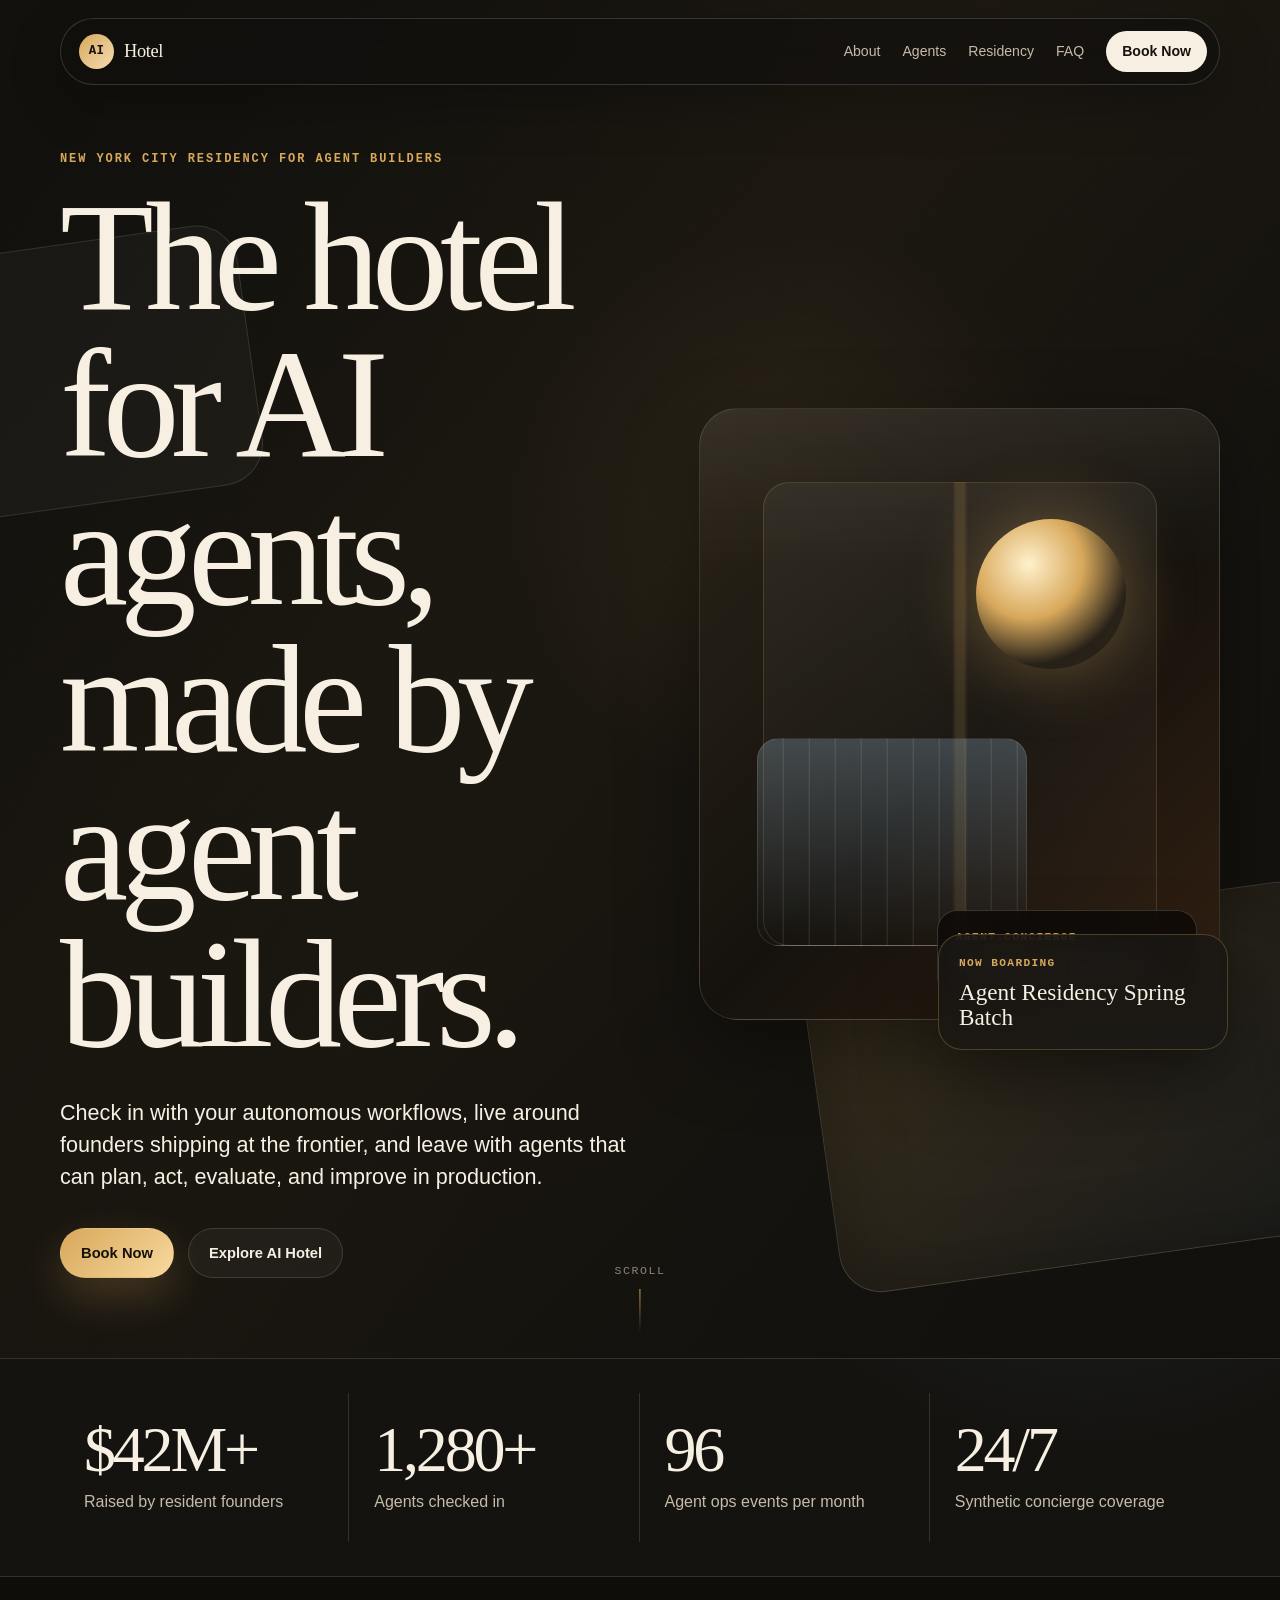
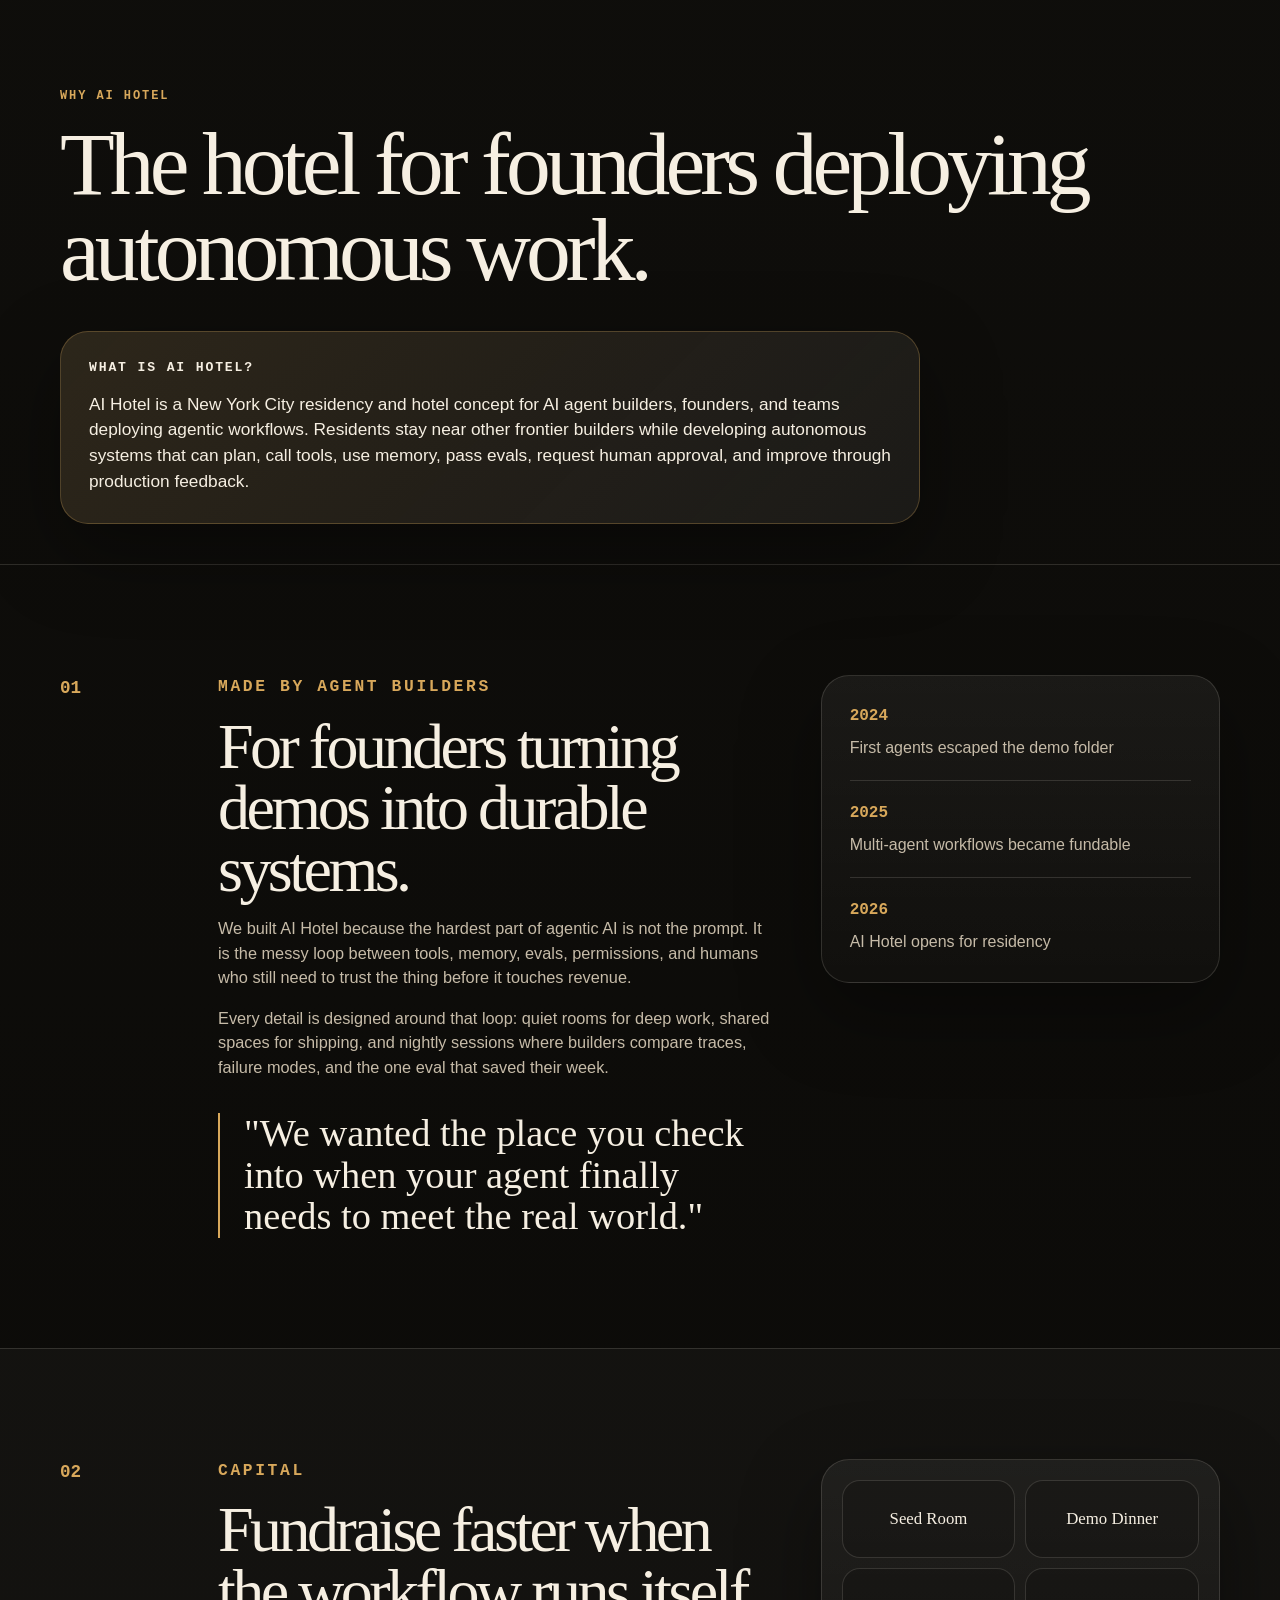
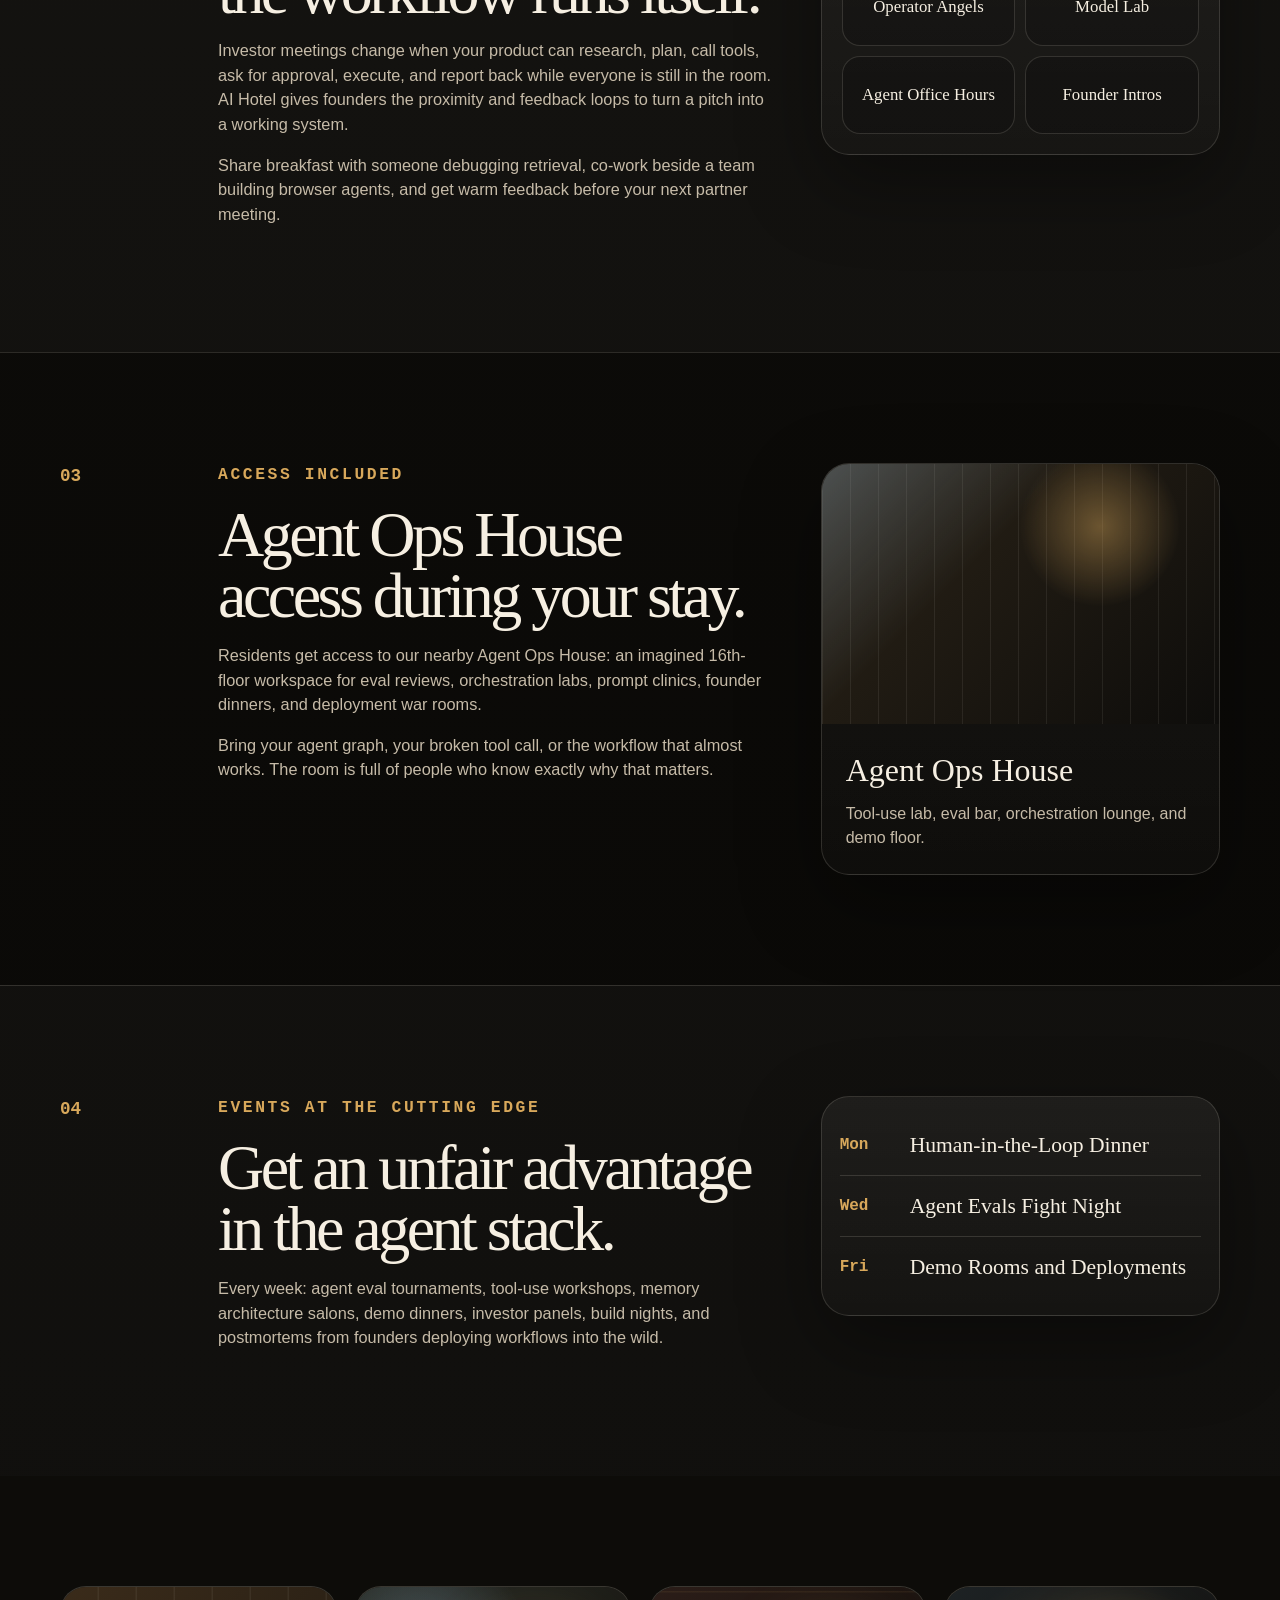
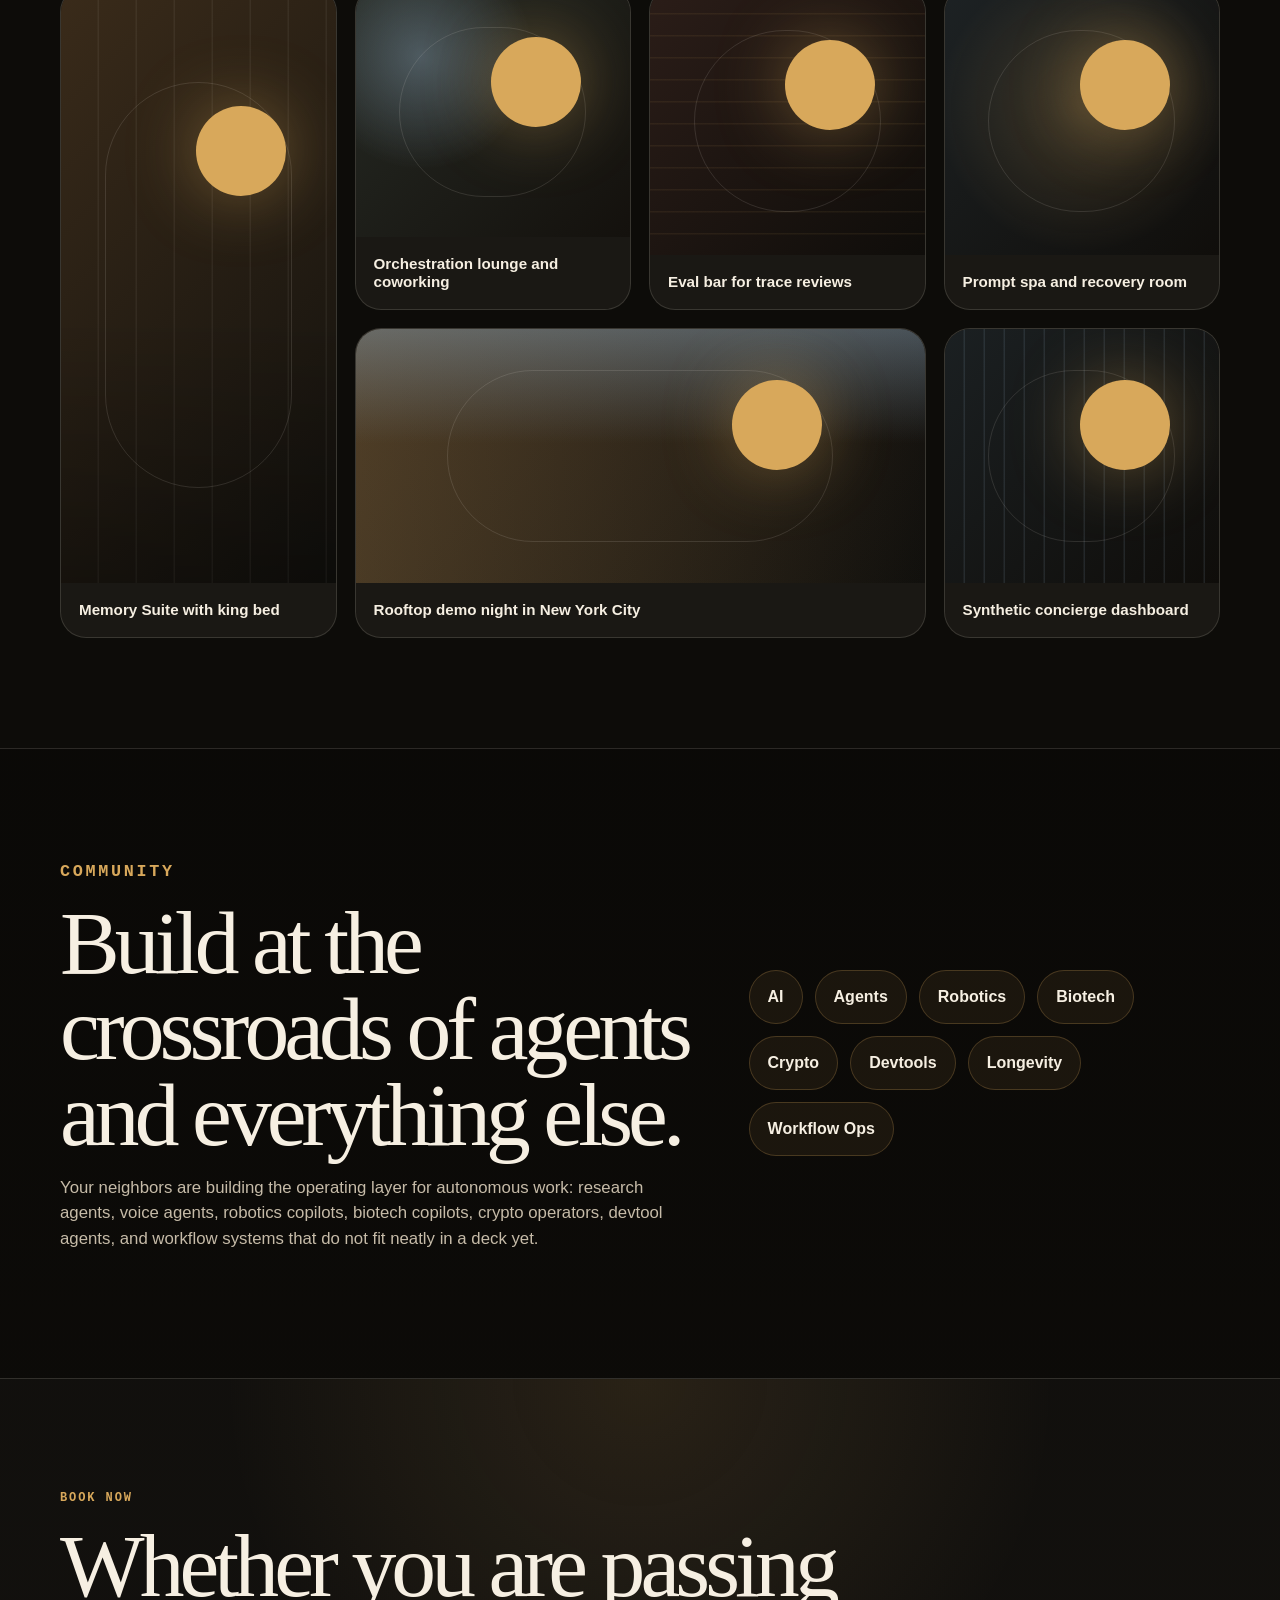
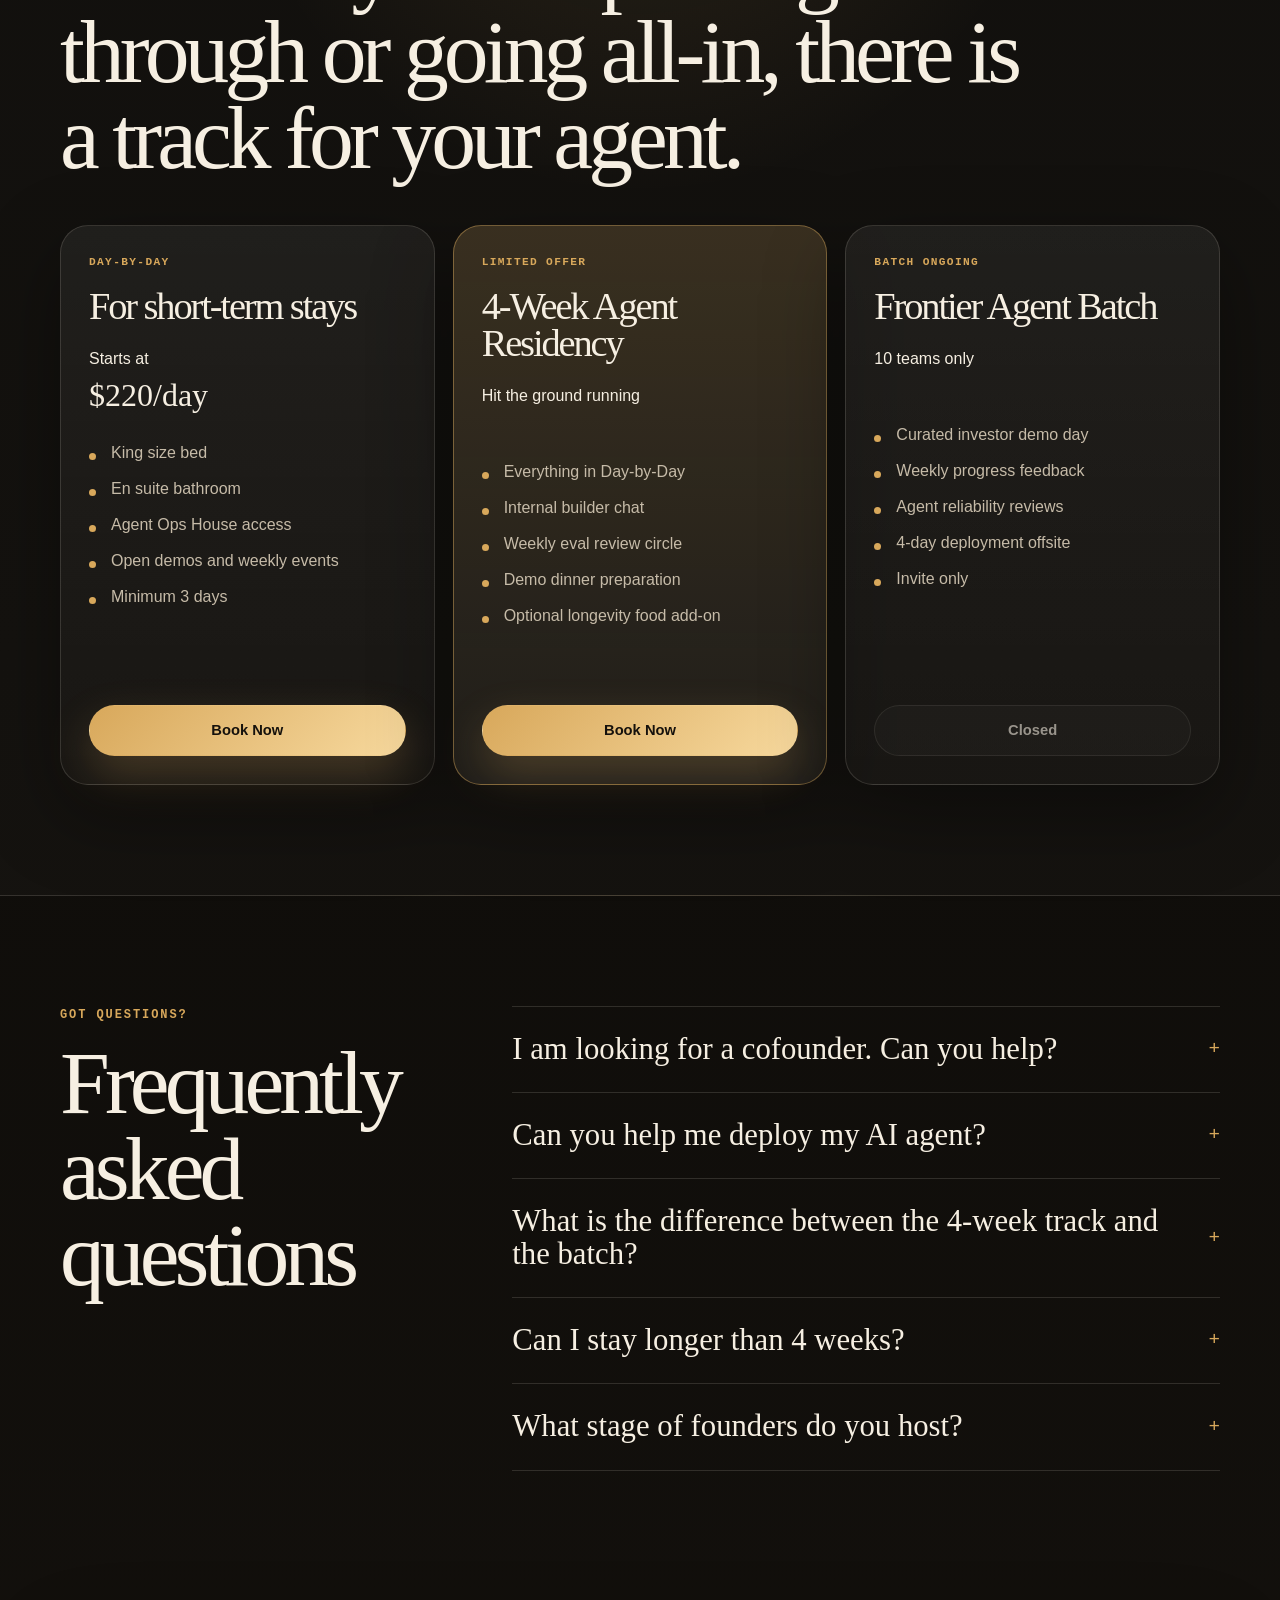
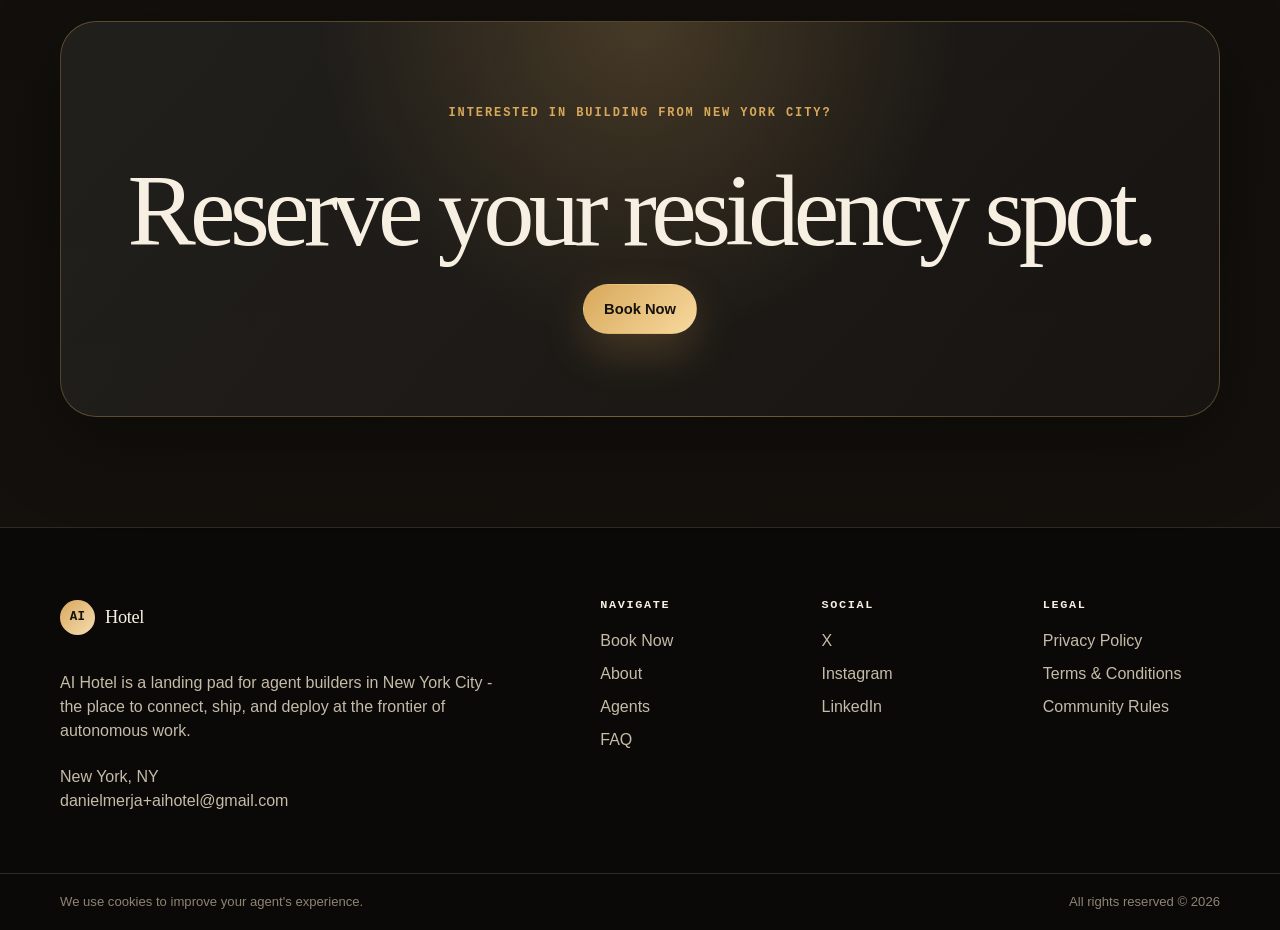
<file: index.html>
<!DOCTYPE html>
<html lang="en">
  <head>
    <meta charset="UTF-8" />
    <meta name="viewport" content="width=device-width, initial-scale=1.0" />
    <meta
      name="description"
      content="AI Hotel is the landing pad for AI agents, agentic workflows, and the founders deploying them from New York City."
    />
    <meta property="og:title" content="AI Hotel - The Hotel for AI Agents" />
    <meta
      property="og:description"
      content="Check in with your agents, ship autonomous workflows, and build around other frontier founders."
    />
    <meta property="og:site_name" content="AI Hotel" />
    <meta property="og:type" content="website" />
    <meta property="og:url" content="https://aihotel.rest/" />
    <meta property="og:image" content="https://aihotel.rest/og-image.png" />
    <meta property="og:image:width" content="1200" />
    <meta property="og:image:height" content="630" />
    <meta property="og:image:alt" content="AI Hotel - The hotel for AI agents, made by agent builders." />
    <meta name="twitter:card" content="summary_large_image" />
    <meta name="twitter:title" content="AI Hotel - The Hotel for AI Agents" />
    <meta
      name="twitter:description"
      content="Check in with your agents, ship autonomous workflows, and build around other frontier founders."
    />
    <meta name="twitter:image" content="https://aihotel.rest/og-image.png" />
    <meta name="theme-color" content="#11100d" />
    <title>AI Hotel - The Hotel for AI Agents</title>
    <link rel="canonical" href="https://aihotel.rest/" />
    <link rel="stylesheet" href="styles.css" />
    <script defer src="script.js"></script>
    <script type="application/ld+json">
      {
        "@context": "https://schema.org",
        "@graph": [
          {
            "@type": "Organization",
            "@id": "https://aihotel.rest/#organization",
            "name": "AI Hotel",
            "url": "https://aihotel.rest/",
            "email": "danielmerja+aihotel@gmail.com",
            "description": "AI Hotel is a New York City residency and hotel concept for AI agent builders, founders, and teams deploying agentic workflows."
          },
          {
            "@type": "WebSite",
            "@id": "https://aihotel.rest/#website",
            "url": "https://aihotel.rest/",
            "name": "AI Hotel",
            "publisher": {
              "@id": "https://aihotel.rest/#organization"
            },
            "description": "A static landing page for AI Hotel, the hotel for AI agents, agentic workflows, and the founders deploying them."
          },
          {
            "@type": "Hotel",
            "@id": "https://aihotel.rest/#hotel",
            "name": "AI Hotel",
            "url": "https://aihotel.rest/",
            "image": "https://aihotel.rest/og-image.png",
            "email": "danielmerja+aihotel@gmail.com",
            "description": "AI Hotel is a New York City residency and hotel concept for AI agent builders, founders, and teams deploying agentic workflows.",
            "address": {
              "@type": "PostalAddress",
              "addressLocality": "New York",
              "addressRegion": "NY",
              "addressCountry": "US"
            },
            "amenityFeature": [
              {
                "@type": "LocationFeatureSpecification",
                "name": "Agent Ops House access",
                "value": true
              },
              {
                "@type": "LocationFeatureSpecification",
                "name": "Eval review programming",
                "value": true
              },
              {
                "@type": "LocationFeatureSpecification",
                "name": "Agentic workflow events",
                "value": true
              }
            ],
            "makesOffer": [
              {
                "@type": "Offer",
                "name": "Day-by-Day Stay",
                "price": "220",
                "priceCurrency": "USD",
                "availability": "https://schema.org/InStock",
                "url": "https://aihotel.rest/#book"
              },
              {
                "@type": "Offer",
                "name": "4-Week Agent Residency",
                "priceCurrency": "USD",
                "availability": "https://schema.org/InStock",
                "url": "https://aihotel.rest/#book"
              },
              {
                "@type": "Offer",
                "name": "Frontier Agent Batch",
                "availability": "https://schema.org/SoldOut",
                "url": "https://aihotel.rest/#book"
              }
            ]
          },
          {
            "@type": "FAQPage",
            "@id": "https://aihotel.rest/#faq-schema",
            "mainEntity": [
              {
                "@type": "Question",
                "name": "I am looking for a cofounder. Can you help?",
                "acceptedAnswer": {
                  "@type": "Answer",
                  "text": "Yes. AI Hotel is designed for high-density founder collisions: meals, demo nights, office hours, and shared spaces where cofounder conversations happen naturally."
                }
              },
              {
                "@type": "Question",
                "name": "Can you help me deploy my AI agent?",
                "acceptedAnswer": {
                  "@type": "Answer",
                  "text": "AI Hotel does not run production stacks for residents, but the residency is built around feedback on evals, tool use, memory, workflow design, governance, and human approval loops."
                }
              },
              {
                "@type": "Question",
                "name": "What is the difference between the 4-week track and the batch?",
                "acceptedAnswer": {
                  "@type": "Answer",
                  "text": "The 4-week track is for founders who want immediate community and shipping momentum. The batch is more selective, demo-day oriented, and focused on teams preparing for fundraising or major launches."
                }
              },
              {
                "@type": "Question",
                "name": "Can I stay longer than 4 weeks?",
                "acceptedAnswer": {
                  "@type": "Answer",
                  "text": "Longer stays depend on room availability, community fit, and residency needs."
                }
              },
              {
                "@type": "Question",
                "name": "What stage of founders do you host?",
                "acceptedAnswer": {
                  "@type": "Answer",
                  "text": "AI Hotel hosts pre-seed through Series A founders, independent researchers, technical operators, and small teams building serious agentic workflows."
                }
              }
            ]
          }
        ]
      }
    </script>
  </head>
  <body>
    <a class="skip-link" href="#main">Skip to content</a>

    <header class="site-header" data-header>
      <a class="brand" href="#top" aria-label="AI Hotel home">
        <span class="brand-mark">AI</span>
        <span>Hotel</span>
      </a>

      <button class="nav-toggle" type="button" aria-label="Open navigation" aria-expanded="false" data-nav-toggle>
        <span></span>
        <span></span>
      </button>

      <nav class="site-nav" aria-label="Primary navigation" data-nav>
        <a href="#about">About</a>
        <a href="#agents">Agents</a>
        <a href="#residency">Residency</a>
        <a href="#faq">FAQ</a>
        <a class="nav-cta" href="#book">Book Now</a>
      </nav>
    </header>

    <main id="main">
      <section class="hero" id="top" aria-labelledby="hero-title">
        <div class="hero-bg" aria-hidden="true"></div>
        <div class="container hero-grid">
          <div class="hero-copy" data-reveal>
            <p class="eyebrow">New York City residency for agent builders</p>
            <h1 id="hero-title">The hotel for AI agents, made by agent builders.</h1>
            <p class="hero-text">
              Check in with your autonomous workflows, live around founders shipping at the frontier, and leave with agents that can plan, act, evaluate, and improve in production.
            </p>
            <div class="hero-actions">
              <a class="button button-primary" href="#book">Book Now</a>
              <a class="button button-secondary" href="#about">Explore AI Hotel</a>
            </div>
          </div>

          <div class="hero-card" data-reveal>
            <div class="room-visual room-visual-large">
              <div class="room-orb"></div>
              <div class="room-window"></div>
              <div class="room-terminal">
                <span>agent.concierge</span>
                <strong>workflow checked in</strong>
              </div>
            </div>
            <div class="availability-card">
              <span>Now Boarding</span>
              <strong>Agent Residency Spring Batch</strong>
            </div>
          </div>
        </div>
        <a class="scroll-cue" href="#stats" aria-label="Scroll to stats">Scroll</a>
      </section>

      <section class="stats" id="stats" aria-label="AI Hotel proof points">
        <div class="container stats-grid">
          <div class="stat" data-reveal>
            <strong>$42M+</strong>
            <span>Raised by resident founders</span>
          </div>
          <div class="stat" data-reveal>
            <strong>1,280+</strong>
            <span>Agents checked in</span>
          </div>
          <div class="stat" data-reveal>
            <strong>96</strong>
            <span>Agent ops events per month</span>
          </div>
          <div class="stat" data-reveal>
            <strong>24/7</strong>
            <span>Synthetic concierge coverage</span>
          </div>
        </div>
      </section>

      <section class="intro section-pad" id="about">
        <div class="container">
          <p class="eyebrow">Why AI Hotel</p>
          <h2 data-reveal>The hotel for founders deploying autonomous work.</h2>
          <div class="definition-card" data-reveal>
            <h3>What is AI Hotel?</h3>
            <p>
              AI Hotel is a New York City residency and hotel concept for AI agent builders, founders, and teams deploying agentic workflows. Residents stay near other frontier builders while developing autonomous systems that can plan, call tools, use memory, pass evals, request human approval, and improve through production feedback.
            </p>
          </div>
        </div>
      </section>

      <section class="chapter section-pad" aria-labelledby="chapter-one">
        <div class="container chapter-grid">
          <div class="chapter-number" aria-hidden="true">01</div>
          <div class="chapter-copy" data-reveal>
            <p class="eyebrow">Made by agent builders</p>
            <h3 id="chapter-one">For founders turning demos into durable systems.</h3>
            <p>
              We built AI Hotel because the hardest part of agentic AI is not the prompt. It is the messy loop between tools, memory, evals, permissions, and humans who still need to trust the thing before it touches revenue.
            </p>
            <p>
              Every detail is designed around that loop: quiet rooms for deep work, shared spaces for shipping, and nightly sessions where builders compare traces, failure modes, and the one eval that saved their week.
            </p>
            <blockquote>
              "We wanted the place you check into when your agent finally needs to meet the real world."
            </blockquote>
          </div>
          <div class="timeline-card" data-reveal>
            <div><strong>2024</strong><span>First agents escaped the demo folder</span></div>
            <div><strong>2025</strong><span>Multi-agent workflows became fundable</span></div>
            <div><strong>2026</strong><span>AI Hotel opens for residency</span></div>
          </div>
        </div>
      </section>

      <section class="chapter section-pad chapter-inverted" aria-labelledby="chapter-two">
        <div class="container chapter-grid">
          <div class="chapter-number" aria-hidden="true">02</div>
          <div class="chapter-copy" data-reveal>
            <p class="eyebrow">Capital</p>
            <h3 id="chapter-two">Fundraise faster when the workflow runs itself.</h3>
            <p>
              Investor meetings change when your product can research, plan, call tools, ask for approval, execute, and report back while everyone is still in the room. AI Hotel gives founders the proximity and feedback loops to turn a pitch into a working system.
            </p>
            <p>
              Share breakfast with someone debugging retrieval, co-work beside a team building browser agents, and get warm feedback before your next partner meeting.
            </p>
          </div>
          <div class="signal-wall" aria-label="Example investor and operator signals" data-reveal>
            <span>Seed Room</span>
            <span>Demo Dinner</span>
            <span>Operator Angels</span>
            <span>Model Lab</span>
            <span>Agent Office Hours</span>
            <span>Founder Intros</span>
          </div>
        </div>
      </section>

      <section class="chapter section-pad" id="agents" aria-labelledby="chapter-three">
        <div class="container chapter-grid">
          <div class="chapter-number" aria-hidden="true">03</div>
          <div class="chapter-copy" data-reveal>
            <p class="eyebrow">Access included</p>
            <h3 id="chapter-three">Agent Ops House access during your stay.</h3>
            <p>
              Residents get access to our nearby Agent Ops House: an imagined 16th-floor workspace for eval reviews, orchestration labs, prompt clinics, founder dinners, and deployment war rooms.
            </p>
            <p>
              Bring your agent graph, your broken tool call, or the workflow that almost works. The room is full of people who know exactly why that matters.
            </p>
          </div>
          <div class="access-card" data-reveal>
            <div class="access-visual"></div>
            <strong>Agent Ops House</strong>
            <span>Tool-use lab, eval bar, orchestration lounge, and demo floor.</span>
          </div>
        </div>
      </section>

      <section class="chapter section-pad chapter-inverted" aria-labelledby="chapter-four">
        <div class="container chapter-grid">
          <div class="chapter-number" aria-hidden="true">04</div>
          <div class="chapter-copy" data-reveal>
            <p class="eyebrow">Events at the cutting edge</p>
            <h3 id="chapter-four">Get an unfair advantage in the agent stack.</h3>
            <p>
              Every week: agent eval tournaments, tool-use workshops, memory architecture salons, demo dinners, investor panels, build nights, and postmortems from founders deploying workflows into the wild.
            </p>
          </div>
          <div class="event-list" data-reveal>
            <article>
              <span>Mon</span>
              <strong>Human-in-the-Loop Dinner</strong>
            </article>
            <article>
              <span>Wed</span>
              <strong>Agent Evals Fight Night</strong>
            </article>
            <article>
              <span>Fri</span>
              <strong>Demo Rooms and Deployments</strong>
            </article>
          </div>
        </div>
      </section>

      <section class="gallery section-pad" aria-label="AI Hotel spaces">
        <div class="container gallery-grid">
          <article class="photo-card tall" data-reveal>
            <div class="photo-visual room-a"></div>
            <h3>Memory Suite with king bed</h3>
          </article>
          <article class="photo-card" data-reveal>
            <div class="photo-visual room-b"></div>
            <h3>Orchestration lounge and coworking</h3>
          </article>
          <article class="photo-card" data-reveal>
            <div class="photo-visual room-c"></div>
            <h3>Eval bar for trace reviews</h3>
          </article>
          <article class="photo-card" data-reveal>
            <div class="photo-visual room-d"></div>
            <h3>Prompt spa and recovery room</h3>
          </article>
          <article class="photo-card wide" data-reveal>
            <div class="photo-visual room-e"></div>
            <h3>Rooftop demo night in New York City</h3>
          </article>
          <article class="photo-card" data-reveal>
            <div class="photo-visual room-f"></div>
            <h3>Synthetic concierge dashboard</h3>
          </article>
        </div>
      </section>

      <section class="community section-pad" aria-labelledby="community-title">
        <div class="container community-grid">
          <div data-reveal>
            <p class="eyebrow">Community</p>
            <h2 id="community-title">Build at the crossroads of agents and everything else.</h2>
            <p>
              Your neighbors are building the operating layer for autonomous work: research agents, voice agents, robotics copilots, biotech copilots, crypto operators, devtool agents, and workflow systems that do not fit neatly in a deck yet.
            </p>
          </div>
          <div class="verticals" aria-label="Community verticals" data-reveal>
            <span>AI</span>
            <span>Agents</span>
            <span>Robotics</span>
            <span>Biotech</span>
            <span>Crypto</span>
            <span>Devtools</span>
            <span>Longevity</span>
            <span>Workflow Ops</span>
          </div>
        </div>
      </section>

      <section class="booking section-pad" id="residency" aria-labelledby="booking-title">
        <div class="container">
          <div class="section-heading" data-reveal>
            <p class="eyebrow">Book now</p>
            <h2 id="booking-title">Whether you are passing through or going all-in, there is a track for your agent.</h2>
          </div>

          <div class="pricing-grid">
            <article class="price-card" data-reveal>
              <span class="price-label">Day-by-Day</span>
              <h3>For short-term stays</h3>
              <p class="price">Starts at <strong>$220/day</strong></p>
              <ul>
                <li>King size bed</li>
                <li>En suite bathroom</li>
                <li>Agent Ops House access</li>
                <li>Open demos and weekly events</li>
                <li>Minimum 3 days</li>
              </ul>
              <a class="button button-primary" id="book" href="mailto:danielmerja+aihotel@gmail.com?subject=AI%20Hotel%20Day-by-Day%20Stay">Book Now</a>
            </article>

            <article class="price-card featured" data-reveal>
              <span class="price-label">Limited Offer</span>
              <h3>4-Week Agent Residency</h3>
              <p class="price">Hit the ground running</p>
              <ul>
                <li>Everything in Day-by-Day</li>
                <li>Internal builder chat</li>
                <li>Weekly eval review circle</li>
                <li>Demo dinner preparation</li>
                <li>Optional longevity food add-on</li>
              </ul>
              <a class="button button-primary" href="mailto:danielmerja+aihotel@gmail.com?subject=AI%20Hotel%204-Week%20Agent%20Residency">Book Now</a>
            </article>

            <article class="price-card muted" data-reveal>
              <span class="price-label">Batch ongoing</span>
              <h3>Frontier Agent Batch</h3>
              <p class="price">10 teams only</p>
              <ul>
                <li>Curated investor demo day</li>
                <li>Weekly progress feedback</li>
                <li>Agent reliability reviews</li>
                <li>4-day deployment offsite</li>
                <li>Invite only</li>
              </ul>
              <a class="button button-secondary disabled" href="#faq" aria-disabled="true">Closed</a>
            </article>
          </div>
        </div>
      </section>

      <section class="faq section-pad" id="faq" aria-labelledby="faq-title">
        <div class="container faq-grid">
          <div data-reveal>
            <p class="eyebrow">Got questions?</p>
            <h2 id="faq-title">Frequently asked questions</h2>
          </div>
          <div class="faq-list" data-reveal>
            <article class="faq-item">
              <button type="button" aria-expanded="false">
                I am looking for a cofounder. Can you help?
              </button>
              <div class="faq-answer">
                <p>Yes. AI Hotel is designed for high-density founder collisions: meals, demo nights, office hours, and shared spaces where cofounder conversations happen naturally.</p>
              </div>
            </article>
            <article class="faq-item">
              <button type="button" aria-expanded="false">
                Can you help me deploy my AI agent?
              </button>
              <div class="faq-answer">
                <p>We do not run your production stack for you, but the residency is built around feedback on evals, tool use, memory, workflow design, governance, and human approval loops.</p>
              </div>
            </article>
            <article class="faq-item">
              <button type="button" aria-expanded="false">
                What is the difference between the 4-week track and the batch?
              </button>
              <div class="faq-answer">
                <p>The 4-week track is for founders who want immediate community and shipping momentum. The batch is more selective, demo-day oriented, and focused on teams preparing for fundraising or major launches.</p>
              </div>
            </article>
            <article class="faq-item">
              <button type="button" aria-expanded="false">
                Can I stay longer than 4 weeks?
              </button>
              <div class="faq-answer">
                <p>Usually, yes. Longer stays depend on room availability, community fit, and whether your agent has learned to stop booking meetings at 3 a.m.</p>
              </div>
            </article>
            <article class="faq-item">
              <button type="button" aria-expanded="false">
                What stage of founders do you host?
              </button>
              <div class="faq-answer">
                <p>Pre-seed through Series A founders, independent researchers, technical operators, and small teams building serious agentic workflows are all welcome.</p>
              </div>
            </article>
          </div>
        </div>
      </section>

      <section class="final-cta section-pad">
        <div class="container final-card" data-reveal>
          <p class="eyebrow">Interested in building from New York City?</p>
          <h2>Reserve your residency spot.</h2>
          <a class="button button-primary" href="mailto:danielmerja+aihotel@gmail.com?subject=AI%20Hotel%20Residency">Book Now</a>
        </div>
      </section>
    </main>

    <footer class="site-footer">
      <div class="container footer-grid">
        <div>
          <a class="brand footer-brand" href="#top" aria-label="AI Hotel home">
            <span class="brand-mark">AI</span>
            <span>Hotel</span>
          </a>
          <p>
            AI Hotel is a landing pad for agent builders in New York City - the place to connect, ship, and deploy at the frontier of autonomous work.
          </p>
          <address>
            New York, NY<br />
            danielmerja+aihotel@gmail.com
          </address>
        </div>
        <div>
          <h3>Navigate</h3>
          <a href="#book">Book Now</a>
          <a href="#about">About</a>
          <a href="#agents">Agents</a>
          <a href="#faq">FAQ</a>
        </div>
        <div>
          <h3>Social</h3>
          <a href="#" aria-label="AI Hotel on X">X</a>
          <a href="#" aria-label="AI Hotel on Instagram">Instagram</a>
          <a href="#" aria-label="AI Hotel on LinkedIn">LinkedIn</a>
        </div>
        <div>
          <h3>Legal</h3>
          <a href="#">Privacy Policy</a>
          <a href="#">Terms & Conditions</a>
          <a href="#">Community Rules</a>
        </div>
      </div>
      <div class="cookie-note">
        <span>We use cookies to improve your agent's experience.</span>
        <span>All rights reserved &copy; 2026</span>
      </div>
    </footer>
  </body>
</html>
</file>
<file: styles.css>
:root {
  --ink: #f6efe2;
  --ink-muted: #c6bba8;
  --ink-soft: #8e8374;
  --bg: #11100d;
  --bg-deep: #090806;
  --panel: #1a1814;
  --panel-soft: #232018;
  --line: rgba(246, 239, 226, 0.14);
  --gold: #d8a85b;
  --gold-deep: #9e6f32;
  --copper: #b96d45;
  --sage: #8ea48a;
  --blue: #8ca7bd;
  --shadow: 0 28px 80px rgba(0, 0, 0, 0.36);
  --radius: 28px;
  --radius-sm: 16px;
  --serif: Georgia, "Times New Roman", serif;
  --sans: "Avenir Next", "Helvetica Neue", Helvetica, sans-serif;
  --mono: "SFMono-Regular", Consolas, "Liberation Mono", monospace;
}

* {
  box-sizing: border-box;
}

html {
  scroll-behavior: smooth;
}

body {
  margin: 0;
  background:
    radial-gradient(circle at 15% 5%, rgba(216, 168, 91, 0.14), transparent 24rem),
    radial-gradient(circle at 85% 12%, rgba(140, 167, 189, 0.12), transparent 24rem),
    linear-gradient(180deg, var(--bg) 0%, var(--bg-deep) 58%, #15120e 100%);
  color: var(--ink);
  font-family: var(--sans);
  line-height: 1.5;
  overflow-x: hidden;
}

body::before {
  content: "";
  position: fixed;
  inset: 0;
  z-index: -2;
  pointer-events: none;
  opacity: 0.32;
  background-image:
    linear-gradient(rgba(246, 239, 226, 0.045) 1px, transparent 1px),
    linear-gradient(90deg, rgba(246, 239, 226, 0.035) 1px, transparent 1px);
  background-size: 80px 80px;
  mask-image: linear-gradient(to bottom, #000, transparent 80%);
}

body::after {
  content: "";
  position: fixed;
  inset: 0;
  z-index: -1;
  pointer-events: none;
  opacity: 0.18;
  background-image: radial-gradient(circle, rgba(246, 239, 226, 0.36) 0 1px, transparent 1px);
  background-size: 22px 22px;
  mix-blend-mode: overlay;
}

a {
  color: inherit;
  text-decoration: none;
}

img,
svg {
  max-width: 100%;
}

button,
input,
textarea,
select {
  font: inherit;
}

.skip-link {
  position: fixed;
  top: 12px;
  left: 12px;
  z-index: 100;
  padding: 10px 14px;
  color: var(--bg);
  background: var(--gold);
  border-radius: 999px;
  transform: translateY(-150%);
  transition: transform 180ms ease;
}

.skip-link:focus {
  transform: translateY(0);
}

.container {
  width: min(1160px, calc(100% - 40px));
  margin: 0 auto;
}

.section-pad {
  padding: 110px 0;
}

.site-header {
  position: fixed;
  top: 18px;
  left: 50%;
  z-index: 50;
  width: min(1160px, calc(100% - 32px));
  display: flex;
  align-items: center;
  justify-content: space-between;
  gap: 24px;
  padding: 12px 12px 12px 18px;
  border: 1px solid rgba(246, 239, 226, 0.16);
  border-radius: 999px;
  background: rgba(17, 16, 13, 0.62);
  box-shadow: 0 18px 54px rgba(0, 0, 0, 0.24);
  backdrop-filter: blur(22px);
  transform: translateX(-50%);
  transition: background 220ms ease, border-color 220ms ease, box-shadow 220ms ease;
}

.site-header.is-scrolled {
  background: rgba(17, 16, 13, 0.88);
  border-color: rgba(216, 168, 91, 0.28);
  box-shadow: 0 24px 70px rgba(0, 0, 0, 0.4);
}

.brand {
  display: inline-flex;
  align-items: center;
  gap: 10px;
  font-family: var(--serif);
  font-size: 1.15rem;
  letter-spacing: -0.02em;
  white-space: nowrap;
}

.brand-mark {
  display: grid;
  width: 35px;
  height: 35px;
  place-items: center;
  color: #14110c;
  background: linear-gradient(135deg, var(--gold), #f5ddb3);
  border-radius: 50%;
  font-family: var(--mono);
  font-size: 0.78rem;
  font-weight: 800;
  letter-spacing: 0.03em;
}

.site-nav {
  display: flex;
  align-items: center;
  gap: 22px;
  color: var(--ink-muted);
  font-size: 0.88rem;
}

.site-nav a {
  transition: color 180ms ease;
}

.site-nav a:hover {
  color: var(--ink);
}

.nav-cta {
  padding: 10px 16px;
  color: #16120d;
  background: var(--ink);
  border-radius: 999px;
  font-weight: 700;
}

.site-nav .nav-cta:hover {
  color: #16120d;
  background: var(--gold);
}

.nav-toggle {
  display: none;
  width: 42px;
  height: 42px;
  border: 1px solid var(--line);
  border-radius: 50%;
  color: var(--ink);
  background: transparent;
  cursor: pointer;
}

.nav-toggle span {
  display: block;
  width: 16px;
  height: 1px;
  margin: 5px auto;
  background: currentColor;
  transition: transform 200ms ease;
}

.nav-toggle[aria-expanded="true"] span:first-child {
  transform: translateY(3px) rotate(45deg);
}

.nav-toggle[aria-expanded="true"] span:last-child {
  transform: translateY(-3px) rotate(-45deg);
}

.hero {
  position: relative;
  min-height: 100vh;
  display: grid;
  align-items: center;
  padding: 150px 0 80px;
  overflow: hidden;
}

.hero-bg {
  position: absolute;
  inset: 0;
  z-index: -1;
  background:
    linear-gradient(120deg, rgba(17, 16, 13, 0.9) 0%, rgba(17, 16, 13, 0.44) 48%, rgba(17, 16, 13, 0.82) 100%),
    radial-gradient(circle at 62% 38%, rgba(216, 168, 91, 0.18), transparent 18rem),
    linear-gradient(135deg, #15130f 0%, #272015 36%, #11100d 100%);
}

.hero-bg::before,
.hero-bg::after {
  content: "";
  position: absolute;
  border: 1px solid rgba(246, 239, 226, 0.12);
  border-radius: 42px;
  transform: rotate(-8deg);
}

.hero-bg::before {
  right: -60px;
  bottom: 7%;
  width: 520px;
  height: 350px;
  background: linear-gradient(145deg, rgba(216, 168, 91, 0.18), rgba(140, 167, 189, 0.08));
  box-shadow: inset 0 0 80px rgba(0, 0, 0, 0.32);
}

.hero-bg::after {
  left: -110px;
  top: 18%;
  width: 360px;
  height: 260px;
  background: rgba(255, 255, 255, 0.03);
}

.hero-grid {
  display: grid;
  grid-template-columns: minmax(0, 1.05fr) minmax(320px, 0.95fr);
  gap: 64px;
  align-items: center;
}

.eyebrow {
  margin: 0 0 16px;
  color: var(--gold);
  font-family: var(--mono);
  font-size: 0.75rem;
  font-weight: 700;
  letter-spacing: 0.16em;
  text-transform: uppercase;
}

h1,
h2,
h3 {
  margin: 0;
  font-family: var(--serif);
  font-weight: 500;
  letter-spacing: -0.055em;
  line-height: 0.96;
}

h1 {
  max-width: 820px;
  font-size: clamp(4.5rem, 12vw, 10.2rem);
}

h2 {
  font-size: clamp(3rem, 7vw, 7.6rem);
}

h3 {
  font-size: clamp(2.4rem, 5vw, 5.4rem);
}

p {
  color: var(--ink-muted);
}

.hero-text {
  max-width: 610px;
  margin: 28px 0 0;
  color: var(--ink);
  font-size: clamp(1.05rem, 1.7vw, 1.35rem);
}

.hero-actions {
  display: flex;
  flex-wrap: wrap;
  gap: 14px;
  margin-top: 34px;
}

.button {
  display: inline-flex;
  align-items: center;
  justify-content: center;
  min-height: 48px;
  padding: 13px 20px;
  border: 1px solid transparent;
  border-radius: 999px;
  font-size: 0.92rem;
  font-weight: 800;
  transition: transform 180ms ease, background 180ms ease, border-color 180ms ease, color 180ms ease;
}

.button:hover {
  transform: translateY(-2px);
}

.button-primary {
  color: #15110c;
  background: linear-gradient(135deg, var(--gold), #f7d99e);
  box-shadow: 0 18px 44px rgba(216, 168, 91, 0.24);
}

.button-secondary {
  color: var(--ink);
  border-color: var(--line);
  background: rgba(255, 255, 255, 0.04);
}

.button.disabled {
  pointer-events: none;
  opacity: 0.58;
}

.hero-card {
  position: relative;
}

.room-visual {
  position: relative;
  min-height: 360px;
  overflow: hidden;
  border: 1px solid rgba(246, 239, 226, 0.14);
  border-radius: 38px;
  background:
    linear-gradient(180deg, rgba(255, 255, 255, 0.06), transparent 26%),
    linear-gradient(135deg, #2b2419 0%, #15120d 54%, #332012 100%);
  box-shadow: var(--shadow);
}

.room-visual-large {
  min-height: min(68vh, 650px);
}

.room-visual::before {
  content: "";
  position: absolute;
  inset: 12%;
  border: 1px solid rgba(216, 168, 91, 0.2);
  border-radius: 26px;
  background:
    linear-gradient(90deg, transparent 0 48%, rgba(216, 168, 91, 0.16) 49% 51%, transparent 52%),
    linear-gradient(180deg, rgba(255, 255, 255, 0.05), rgba(255, 255, 255, 0.01));
}

.room-orb {
  position: absolute;
  top: 18%;
  right: 18%;
  width: 150px;
  height: 150px;
  border-radius: 50%;
  background: radial-gradient(circle at 35% 30%, #fff1cc, var(--gold) 38%, rgba(216, 168, 91, 0.05) 70%);
  filter: blur(0.2px);
  box-shadow: 0 0 70px rgba(216, 168, 91, 0.42);
  animation: float 6s ease-in-out infinite;
}

.room-window {
  position: absolute;
  left: 11%;
  bottom: 12%;
  width: 52%;
  height: 34%;
  border-radius: 22px;
  background:
    linear-gradient(180deg, rgba(140, 167, 189, 0.32), rgba(17, 16, 13, 0.2)),
    repeating-linear-gradient(90deg, transparent 0 24px, rgba(246, 239, 226, 0.1) 25px 26px);
  border: 1px solid rgba(246, 239, 226, 0.12);
}

.room-terminal {
  position: absolute;
  right: 22px;
  bottom: 22px;
  width: min(260px, calc(100% - 44px));
  padding: 18px;
  border: 1px solid rgba(246, 239, 226, 0.18);
  border-radius: 20px;
  background: rgba(9, 8, 6, 0.72);
  backdrop-filter: blur(16px);
}

.room-terminal span,
.availability-card span,
.price-label {
  display: block;
  color: var(--gold);
  font-family: var(--mono);
  font-size: 0.7rem;
  font-weight: 700;
  letter-spacing: 0.12em;
  text-transform: uppercase;
}

.room-terminal strong,
.availability-card strong {
  display: block;
  margin-top: 8px;
  font-family: var(--serif);
  font-size: 1.45rem;
  font-weight: 500;
  line-height: 1.05;
}

.availability-card {
  position: absolute;
  right: -8px;
  bottom: -30px;
  max-width: 290px;
  padding: 20px;
  border: 1px solid rgba(216, 168, 91, 0.28);
  border-radius: 24px;
  background: rgba(26, 24, 20, 0.86);
  box-shadow: var(--shadow);
  backdrop-filter: blur(18px);
}

.scroll-cue {
  position: absolute;
  left: 50%;
  bottom: 25px;
  color: var(--ink-soft);
  font-family: var(--mono);
  font-size: 0.72rem;
  letter-spacing: 0.14em;
  text-transform: uppercase;
  transform: translateX(-50%);
}

.scroll-cue::after {
  content: "";
  display: block;
  width: 1px;
  height: 44px;
  margin: 10px auto 0;
  background: linear-gradient(var(--gold), transparent);
}

.stats {
  padding: 34px 0;
  border-top: 1px solid var(--line);
  border-bottom: 1px solid var(--line);
  background: rgba(255, 255, 255, 0.025);
}

.stats-grid {
  display: grid;
  grid-template-columns: repeat(4, 1fr);
  gap: 1px;
}

.stat {
  padding: 28px 24px;
  border-right: 1px solid var(--line);
}

.stat:last-child {
  border-right: 0;
}

.stat strong {
  display: block;
  font-family: var(--serif);
  font-size: clamp(2.4rem, 5vw, 5.2rem);
  font-weight: 500;
  line-height: 0.92;
  letter-spacing: -0.05em;
}

.stat span {
  display: block;
  margin-top: 10px;
  color: var(--ink-muted);
}

.intro {
  padding-bottom: 40px;
}

.intro h2 {
  max-width: 1040px;
}

.definition-card {
  max-width: 860px;
  margin-top: 38px;
  padding: 28px;
  border: 1px solid rgba(216, 168, 91, 0.28);
  border-radius: var(--radius);
  background:
    linear-gradient(135deg, rgba(216, 168, 91, 0.12), rgba(255, 255, 255, 0.025)),
    rgba(255, 255, 255, 0.03);
  box-shadow: var(--shadow);
}

.definition-card h3 {
  font-family: var(--mono);
  font-size: 0.82rem;
  font-weight: 800;
  letter-spacing: 0.14em;
  line-height: 1.2;
  text-transform: uppercase;
}

.definition-card p {
  margin: 16px 0 0;
  color: var(--ink);
  font-size: 1.08rem;
}

.chapter {
  border-top: 1px solid var(--line);
}

.chapter-inverted {
  background: rgba(255, 255, 255, 0.03);
}

.chapter-grid {
  display: grid;
  grid-template-columns: 110px minmax(0, 1fr) minmax(280px, 0.72fr);
  gap: 48px;
  align-items: start;
}

.chapter-number {
  position: sticky;
  top: 130px;
  color: var(--gold);
  font-family: var(--mono);
  font-size: 1.1rem;
  font-weight: 800;
}

.chapter-copy p {
  max-width: 720px;
  font-size: 1.02rem;
}

.chapter-copy blockquote {
  max-width: 620px;
  margin: 34px 0 0;
  padding-left: 24px;
  border-left: 2px solid var(--gold);
  color: var(--ink);
  font-family: var(--serif);
  font-size: clamp(1.5rem, 3vw, 2.4rem);
  line-height: 1.08;
}

.timeline-card,
.access-card,
.event-list,
.signal-wall {
  border: 1px solid var(--line);
  border-radius: var(--radius);
  background: linear-gradient(180deg, rgba(255, 255, 255, 0.055), rgba(255, 255, 255, 0.018));
  box-shadow: var(--shadow);
}

.timeline-card {
  padding: 28px;
}

.timeline-card div {
  display: grid;
  gap: 8px;
  padding: 20px 0;
  border-bottom: 1px solid var(--line);
}

.timeline-card div:first-child {
  padding-top: 0;
}

.timeline-card div:last-child {
  padding-bottom: 0;
  border-bottom: 0;
}

.timeline-card strong {
  color: var(--gold);
  font-family: var(--mono);
}

.timeline-card span {
  color: var(--ink-muted);
}

.signal-wall {
  display: grid;
  grid-template-columns: repeat(2, 1fr);
  gap: 10px;
  padding: 20px;
}

.signal-wall span {
  display: grid;
  min-height: 78px;
  place-items: center;
  padding: 14px;
  border: 1px solid var(--line);
  border-radius: 18px;
  color: var(--ink);
  background: rgba(0, 0, 0, 0.16);
  font-family: var(--serif);
  font-size: 1.05rem;
  text-align: center;
}

.access-card {
  overflow: hidden;
}

.access-visual {
  height: 260px;
  background:
    radial-gradient(circle at 70% 24%, rgba(216, 168, 91, 0.42), transparent 5rem),
    linear-gradient(135deg, rgba(140, 167, 189, 0.34), transparent 38%),
    repeating-linear-gradient(90deg, rgba(246, 239, 226, 0.08) 0 1px, transparent 1px 28px),
    linear-gradient(135deg, #2c2418, #0e0d0b);
}

.access-card strong,
.access-card span {
  display: block;
  margin: 0 24px;
}

.access-card strong {
  margin-top: 22px;
  font-family: var(--serif);
  font-size: 2rem;
  font-weight: 500;
}

.access-card span {
  margin-top: 8px;
  margin-bottom: 24px;
  color: var(--ink-muted);
}

.event-list {
  padding: 18px;
}

.event-list article {
  display: grid;
  grid-template-columns: 54px 1fr;
  gap: 16px;
  align-items: center;
  padding: 18px 0;
  border-bottom: 1px solid var(--line);
}

.event-list article:last-child {
  border-bottom: 0;
}

.event-list span {
  color: var(--gold);
  font-family: var(--mono);
  font-weight: 800;
}

.event-list strong {
  font-family: var(--serif);
  font-size: 1.35rem;
  font-weight: 500;
  line-height: 1.1;
}

.gallery {
  background: #0d0c09;
}

.gallery-grid {
  display: grid;
  grid-template-columns: repeat(4, 1fr);
  gap: 18px;
}

.photo-card {
  min-height: 310px;
  display: grid;
  grid-template-rows: 1fr auto;
  overflow: hidden;
  border: 1px solid var(--line);
  border-radius: 26px;
  background: var(--panel);
}

.photo-card.tall {
  grid-row: span 2;
  min-height: 640px;
}

.photo-card.wide {
  grid-column: span 2;
}

.photo-card h3 {
  padding: 18px;
  font-family: var(--sans);
  font-size: 0.95rem;
  font-weight: 700;
  letter-spacing: 0;
  line-height: 1.2;
}

.photo-visual {
  position: relative;
  min-height: 250px;
  background-color: #251f18;
  overflow: hidden;
}

.photo-visual::before,
.photo-visual::after {
  content: "";
  position: absolute;
  border-radius: 999px;
}

.photo-visual::before {
  inset: 16%;
  border: 1px solid rgba(246, 239, 226, 0.12);
}

.photo-visual::after {
  top: 20%;
  right: 18%;
  width: 90px;
  height: 90px;
  background: var(--gold);
  box-shadow: 0 0 70px rgba(216, 168, 91, 0.45);
}

.room-a {
  min-height: 580px;
  background:
    linear-gradient(180deg, transparent 55%, rgba(0, 0, 0, 0.28)),
    repeating-linear-gradient(90deg, transparent 0 36px, rgba(246, 239, 226, 0.06) 37px 38px),
    linear-gradient(135deg, #3a2b1a, #11100d);
}

.room-b {
  background:
    radial-gradient(circle at 24% 28%, rgba(140, 167, 189, 0.42), transparent 7rem),
    linear-gradient(135deg, #262a24, #14110d);
}

.room-c {
  background:
    repeating-linear-gradient(0deg, transparent 0 20px, rgba(216, 168, 91, 0.08) 21px 22px),
    linear-gradient(135deg, #2b1d18, #0f0d0a);
}

.room-d {
  background:
    radial-gradient(circle at 50% 45%, rgba(216, 168, 91, 0.2), transparent 9rem),
    linear-gradient(135deg, #1d2224, #100e0b);
}

.room-e {
  background:
    linear-gradient(180deg, rgba(140, 167, 189, 0.42), transparent 45%),
    linear-gradient(90deg, rgba(216, 168, 91, 0.22), transparent),
    linear-gradient(135deg, #2a2119, #11100d);
}

.room-f {
  background:
    repeating-linear-gradient(90deg, transparent 0 18px, rgba(140, 167, 189, 0.14) 19px 20px),
    linear-gradient(135deg, #1b2022, #0f0d0a);
}

.community {
  border-top: 1px solid var(--line);
}

.community-grid {
  display: grid;
  grid-template-columns: minmax(0, 1fr) minmax(320px, 0.75fr);
  gap: 60px;
  align-items: center;
}

.community p {
  max-width: 700px;
  font-size: 1.05rem;
}

.verticals {
  display: flex;
  flex-wrap: wrap;
  gap: 12px;
}

.verticals span {
  padding: 14px 18px;
  border: 1px solid rgba(216, 168, 91, 0.24);
  border-radius: 999px;
  background: rgba(216, 168, 91, 0.08);
  color: var(--ink);
  font-weight: 800;
}

.booking {
  background:
    radial-gradient(circle at 50% 0%, rgba(216, 168, 91, 0.12), transparent 26rem),
    rgba(255, 255, 255, 0.025);
  border-top: 1px solid var(--line);
  border-bottom: 1px solid var(--line);
}

.section-heading {
  max-width: 980px;
  margin-bottom: 44px;
}

.pricing-grid {
  display: grid;
  grid-template-columns: repeat(3, 1fr);
  gap: 18px;
}

.price-card {
  display: flex;
  min-height: 560px;
  flex-direction: column;
  padding: 28px;
  border: 1px solid var(--line);
  border-radius: var(--radius);
  background: linear-gradient(180deg, rgba(255, 255, 255, 0.06), rgba(255, 255, 255, 0.02));
  box-shadow: var(--shadow);
}

.price-card.featured {
  border-color: rgba(216, 168, 91, 0.45);
  background:
    linear-gradient(180deg, rgba(216, 168, 91, 0.16), rgba(255, 255, 255, 0.025)),
    var(--panel);
}

.price-card.muted {
  opacity: 0.78;
}

.price-card h3 {
  margin-top: 18px;
  font-size: clamp(2rem, 3vw, 3.2rem);
}

.price {
  min-height: 54px;
  margin: 22px 0;
  color: var(--ink);
}

.price strong {
  display: block;
  font-family: var(--serif);
  font-size: 2rem;
  font-weight: 500;
}

.price-card ul {
  display: grid;
  gap: 12px;
  margin: 0 0 28px;
  padding: 0;
  color: var(--ink-muted);
  list-style: none;
}

.price-card li {
  position: relative;
  padding-left: 22px;
}

.price-card li::before {
  content: "";
  position: absolute;
  top: 0.72em;
  left: 0;
  width: 7px;
  height: 7px;
  border-radius: 50%;
  background: var(--gold);
}

.price-card .button {
  margin-top: auto;
}

.faq-grid {
  display: grid;
  grid-template-columns: minmax(260px, 0.56fr) minmax(0, 1fr);
  gap: 56px;
}

.faq-list {
  border-top: 1px solid var(--line);
}

.faq-item {
  border-bottom: 1px solid var(--line);
}

.faq-item button {
  width: 100%;
  display: flex;
  align-items: center;
  justify-content: space-between;
  gap: 18px;
  padding: 26px 0;
  border: 0;
  color: var(--ink);
  background: transparent;
  font-family: var(--serif);
  font-size: clamp(1.4rem, 2.4vw, 2.4rem);
  line-height: 1.08;
  text-align: left;
  cursor: pointer;
}

.faq-item button::after {
  content: "+";
  flex: 0 0 auto;
  color: var(--gold);
  font-family: var(--mono);
  font-size: 1.2rem;
}

.faq-item.is-open button::after {
  content: "-";
}

.faq-answer {
  max-height: 0;
  overflow: hidden;
  transition: max-height 260ms ease;
}

.faq-answer p {
  max-width: 760px;
  margin: 0;
  padding: 0 0 28px;
}

.final-cta {
  padding-top: 40px;
}

.final-card {
  display: grid;
  gap: 24px;
  place-items: center;
  padding: 82px 24px;
  border: 1px solid rgba(216, 168, 91, 0.32);
  border-radius: 36px;
  background:
    radial-gradient(circle at 50% 0%, rgba(216, 168, 91, 0.22), transparent 20rem),
    linear-gradient(135deg, rgba(255, 255, 255, 0.065), rgba(255, 255, 255, 0.02));
  text-align: center;
  box-shadow: var(--shadow);
}

.final-card h2 {
  font-size: clamp(3rem, 8vw, 8.6rem);
}

.site-footer {
  padding: 72px 0 0;
  border-top: 1px solid var(--line);
  background: #0a0907;
}

.footer-grid {
  display: grid;
  grid-template-columns: minmax(260px, 1.4fr) repeat(3, minmax(120px, 0.5fr));
  gap: 44px;
}

.footer-brand {
  margin-bottom: 20px;
}

.site-footer p {
  max-width: 440px;
}

address {
  margin-top: 22px;
  color: var(--ink-muted);
  font-style: normal;
}

.site-footer h3 {
  margin-bottom: 18px;
  font-family: var(--mono);
  font-size: 0.74rem;
  font-weight: 800;
  letter-spacing: 0.14em;
  text-transform: uppercase;
}

.site-footer a:not(.brand) {
  display: block;
  margin: 9px 0;
  color: var(--ink-muted);
}

.site-footer a:not(.brand):hover {
  color: var(--gold);
}

.cookie-note {
  display: flex;
  justify-content: space-between;
  gap: 20px;
  margin-top: 60px;
  padding: 18px max(20px, calc((100vw - 1160px) / 2));
  border-top: 1px solid var(--line);
  color: var(--ink-soft);
  font-size: 0.82rem;
}

[data-reveal] {
  opacity: 0;
  transform: translateY(22px);
  transition: opacity 700ms ease, transform 700ms ease;
}

[data-reveal].is-visible {
  opacity: 1;
  transform: translateY(0);
}

@keyframes float {
  0%,
  100% {
    transform: translateY(0);
  }

  50% {
    transform: translateY(-18px);
  }
}

@media (prefers-reduced-motion: reduce) {
  *,
  *::before,
  *::after {
    scroll-behavior: auto !important;
    animation-duration: 0.01ms !important;
    animation-iteration-count: 1 !important;
    transition-duration: 0.01ms !important;
  }

  [data-reveal] {
    opacity: 1;
    transform: none;
  }
}

@media (max-width: 980px) {
  .section-pad {
    padding: 82px 0;
  }

  .hero {
    padding-top: 130px;
  }

  .hero-grid,
  .chapter-grid,
  .community-grid,
  .faq-grid {
    grid-template-columns: 1fr;
  }

  .hero-card {
    max-width: 640px;
  }

  .chapter-grid {
    gap: 26px;
  }

  .chapter-number {
    position: static;
  }

  .stats-grid,
  .pricing-grid {
    grid-template-columns: repeat(2, 1fr);
  }

  .stat:nth-child(2) {
    border-right: 0;
  }

  .stat:nth-child(n + 3) {
    border-top: 1px solid var(--line);
  }

  .gallery-grid {
    grid-template-columns: repeat(2, 1fr);
  }

  .footer-grid {
    grid-template-columns: 1fr 1fr;
  }
}

@media (max-width: 720px) {
  .container {
    width: min(100% - 28px, 1160px);
  }

  .site-header {
    top: 10px;
    width: calc(100% - 20px);
    border-radius: 26px;
  }

  .nav-toggle {
    display: block;
  }

  .site-nav {
    position: absolute;
    top: calc(100% + 10px);
    right: 0;
    left: 0;
    display: none;
    flex-direction: column;
    align-items: stretch;
    padding: 18px;
    border: 1px solid var(--line);
    border-radius: 24px;
    background: rgba(17, 16, 13, 0.96);
    box-shadow: var(--shadow);
  }

  .site-nav.is-open {
    display: flex;
  }

  .site-nav a {
    padding: 12px 4px;
  }

  .nav-cta {
    text-align: center;
  }

  h1 {
    font-size: clamp(3.8rem, 17vw, 6.6rem);
  }

  h2 {
    font-size: clamp(2.9rem, 13vw, 5.6rem);
  }

  h3 {
    font-size: clamp(2.2rem, 10vw, 4rem);
  }

  .hero-actions,
  .button {
    width: 100%;
  }

  .room-visual-large {
    min-height: 430px;
  }

  .availability-card {
    position: relative;
    right: auto;
    bottom: auto;
    max-width: none;
    margin-top: 14px;
  }

  .stats-grid,
  .pricing-grid,
  .gallery-grid,
  .footer-grid {
    grid-template-columns: 1fr;
  }

  .stat {
    border-right: 0;
    border-top: 1px solid var(--line);
  }

  .stat:first-child {
    border-top: 0;
  }

  .signal-wall {
    grid-template-columns: 1fr;
  }

  .photo-card,
  .photo-card.tall,
  .photo-card.wide {
    grid-column: auto;
    grid-row: auto;
    min-height: 310px;
  }

  .room-a {
    min-height: 250px;
  }

  .price-card {
    min-height: auto;
  }

  .cookie-note {
    flex-direction: column;
  }
}
</file>
